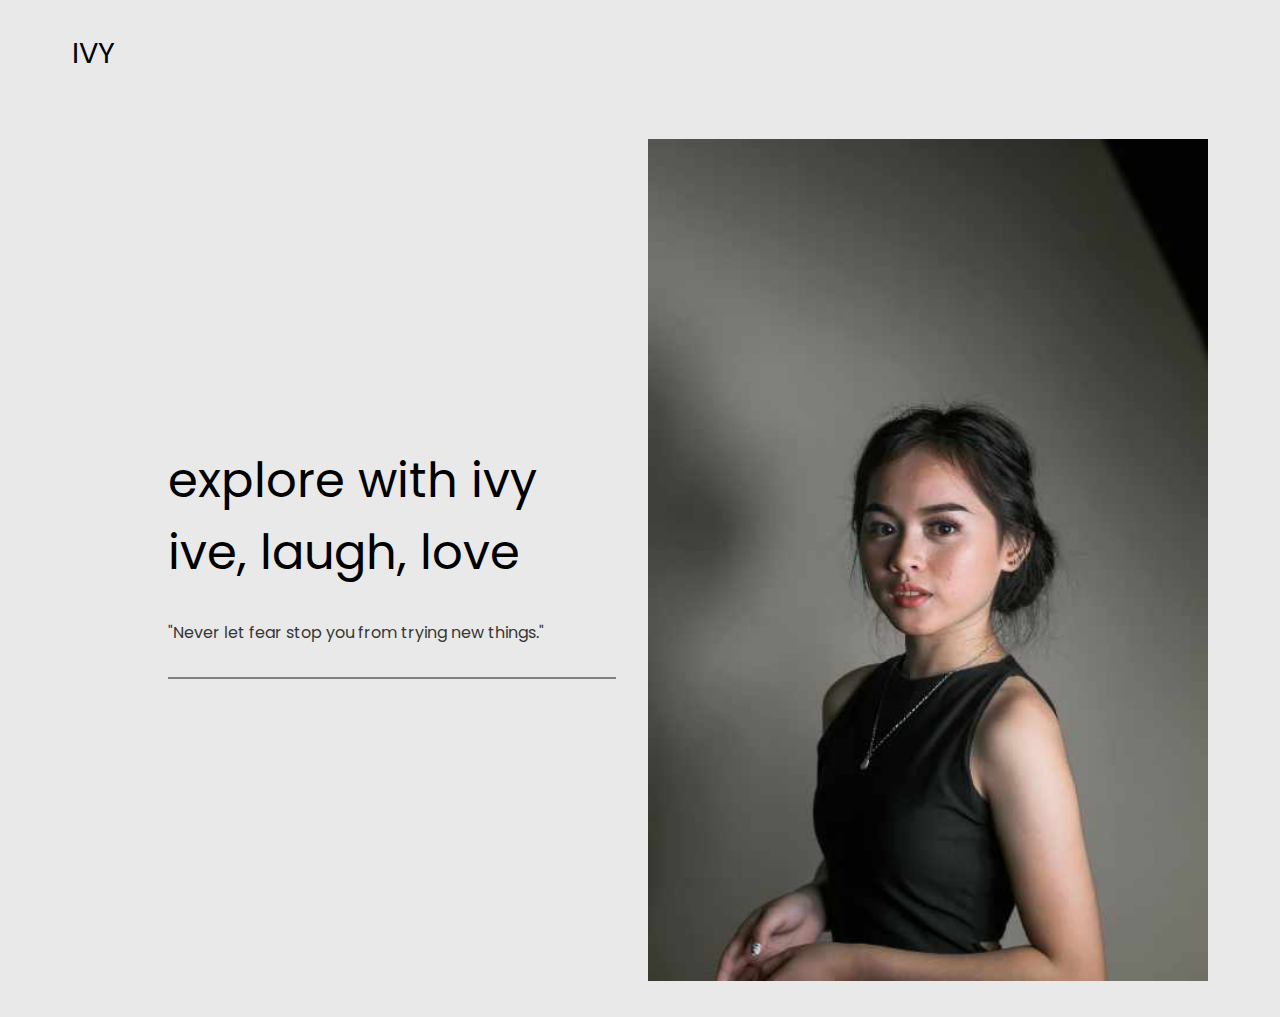
<file: index.html>
<!DOCTYPE html>
<html lang="en">
<head>
    <meta charset="UTF-8">
    <meta name="viewport" content="width=device-width, initial-scale=1.0">
    <title>Home Page</title>

    <link rel="stylesheet" href="https://cdnjs.cloudflare.com/ajax/libs/font-awesome/6.5.1/css/all.min.css" integrity="sha512-DTOQO9RWCH3ppGqcWaEA1BIZOC6xxalwEsw9c2QQeAIftl+Vegovlnee1c9QX4TctnWMn13TZye+giMm8e2LwA==" crossorigin="anonymous" referrerpolicy="no-referrer" />

    <link rel="preconnect" href="https://fonts.googleapis.com">
    <link rel="preconnect" href="https://fonts.gstatic.com" crossorigin>
    <link href="https://fonts.googleapis.com/css2?family=Akshar:wght@700&family=DM+Sans:opsz,wght@9..40,600&family=Inter:wght@100;300;400;500&family=Lobster&family=Ms+Madi&family=PT+Sans:ital@1&family=Poppins:ital,wght@0,100;0,200;0,300;0,400;0,500;0,600;0,700;0,800;0,900;1,100;1,200;1,300;1,400;1,500;1,600;1,700;1,800;1,900&family=Quicksand:wght@300;400;500&family=Roboto+Condensed&family=Roboto+Slab:wght@300&family=Roboto:wght@300;400&display=swap" rel="stylesheet">


    <link rel="stylesheet" href="./assets/css/global.css">
    <link rel="stylesheet" href="./assets/css/index.css">

</head>
<body>

    


    <!-- menu toggle -->
    <menu id="menu">
        <div class="menu">
            <div class="ex"><i id="ex-menu" class="fa-brands fa-xing"></i></div>
            <li><a href="./index.html">Home</a></li>
            <li><a href="./contact.html">Contact</a></li>
            <li><a href="./about.html">About</a></li>
            <li><a href="./life.html">Life Style</a></li>
            <li><a href="./personal.html">Personal</a></li>
            
        </div>
    </menu>

    <!-- header -->
   <div class="wrapper">


    <header>
        <div class="logo">
            <p class="title-one">IVY</p>
        </div>
        <div class="menu-header">
            <i id="menu-toggle" class="fa-solid fa-bars"></i>
        </div>
    </header>


    <div class="hero">
        <div class="hero-container">
            <div class="left-container">
                <p class="title-two p-absolute">explore with ivy <br> ive, laugh, love</p>
                <p class="para">"Never let fear stop you from trying new things."</p>
            </div>
            <div class="right-container">
                <img src="./assets/images/one.jpg" alt="">
            </div>
        </div>
    </div>

   </div>






    <script>
        let menuShow = document.getElementById('menu')
        document.getElementById('ex-menu').addEventListener('click', ()=> {
            menuShow.style.left = '-200px'
            menuShow.style.display = "none"
        })
        document.getElementById('menu-toggle').addEventListener('click', () => {
            menuShow.style.display = "flex";
            menuShow.style.left = 0;
        });


    </script>


</body>
</html>
</file>
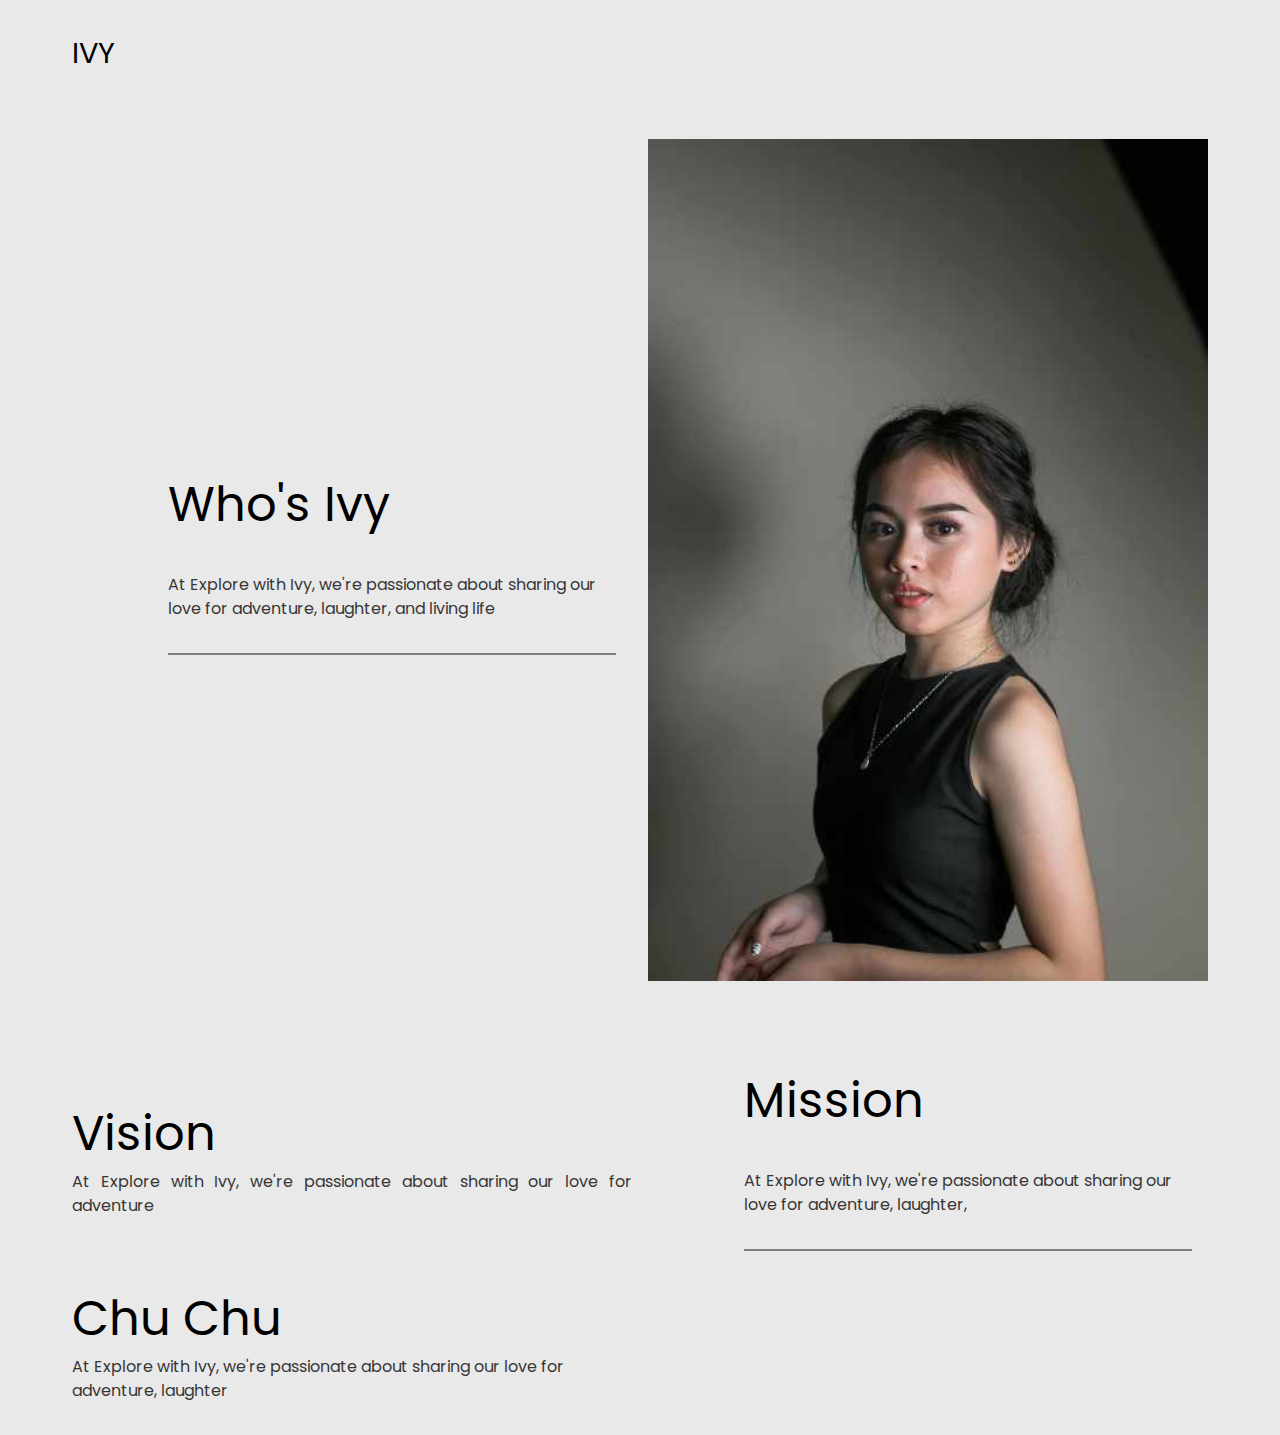
<file: about.html>
<!DOCTYPE html>
<html lang="en">
<head>
    <meta charset="UTF-8">
    <meta name="viewport" content="width=device-width, initial-scale=1.0">
    <title>About Page</title>

    <link rel="stylesheet" href="https://cdnjs.cloudflare.com/ajax/libs/font-awesome/6.5.1/css/all.min.css" integrity="sha512-DTOQO9RWCH3ppGqcWaEA1BIZOC6xxalwEsw9c2QQeAIftl+Vegovlnee1c9QX4TctnWMn13TZye+giMm8e2LwA==" crossorigin="anonymous" referrerpolicy="no-referrer" />

    <link rel="preconnect" href="https://fonts.googleapis.com">
    <link rel="preconnect" href="https://fonts.gstatic.com" crossorigin>
    <link href="https://fonts.googleapis.com/css2?family=Akshar:wght@700&family=DM+Sans:opsz,wght@9..40,600&family=Inter:wght@100;300;400;500&family=Lobster&family=Ms+Madi&family=PT+Sans:ital@1&family=Poppins:ital,wght@0,100;0,200;0,300;0,400;0,500;0,600;0,700;0,800;0,900;1,100;1,200;1,300;1,400;1,500;1,600;1,700;1,800;1,900&family=Quicksand:wght@300;400;500&family=Roboto+Condensed&family=Roboto+Slab:wght@300&family=Roboto:wght@300;400&display=swap" rel="stylesheet">


    <link rel="stylesheet" href="./assets/css/global.css">
    <link rel="stylesheet" href="./assets/css/index.css">

</head>
<body>

    


    <!-- menu toggle -->
    <menu id="menu">
        <div class="menu">
            <div class="ex"><i id="ex-menu" class="fa-brands fa-xing"></i></div>
            <li><a href="./index.html">Home</a></li>
            <li><a href="./contact.html">Contact</a></li>
            <li><a href="./about.html">About</a></li>
            <li><a href="./life.html">Life Style</a></li>
            <li><a href="./personal.html">Personal</a></li>
            
        </div>
    </menu>

    <!-- header -->
   <div class="wrapper">


    <header>
        <div class="logo">
            <p class="title-one">IVY</p>
        </div>
        <div class="menu-header">
            <i id="menu-toggle" class="fa-solid fa-bars"></i>
        </div>
    </header>


    <div class="hero">
        <div class="hero-container">
            <div class="left-container">
                <p class="title-two p-absolute">Who's Ivy</p>
                <p class="para"> At Explore with Ivy, we're passionate about sharing our <br> love for adventure, laughter, and living life</p>
            </div>
            <div class="right-container">
                <img src="./assets/images/one.jpg" alt="">
            </div>
        </div>
    </div>

    <div class="hero">
        <div class="hero-container">
            <div class="right-container">
                <p class="title-two p-absolute">Vision</p>
                <p class="para">At Explore with Ivy, we're passionate about sharing our love for adventure</p>
            </div>
            <div class="left-container">
                <p class="title-two p-absolute">Mission</p>
                <p class="para">At Explore with Ivy, we're passionate about sharing our <br> love for adventure, laughter,</p>
            </div>
            <div class="right-container">
                <p class="title-two p-absolute">Chu Chu</p>
                <p class="para">
                    At Explore with Ivy, we're passionate about sharing our love for <br> adventure, laughter</p>
            </div>
        </div>
    </div>

   </div>






    <script>
        let menuShow = document.getElementById('menu')
        document.getElementById('ex-menu').addEventListener('click', ()=> {
            menuShow.style.left = '-200px'
            menuShow.style.display = "none"
        })
        document.getElementById('menu-toggle').addEventListener('click', () => {
            menuShow.style.display = "flex";
            menuShow.style.left = 0;
        });


    </script>


</body>
</html>
</file>
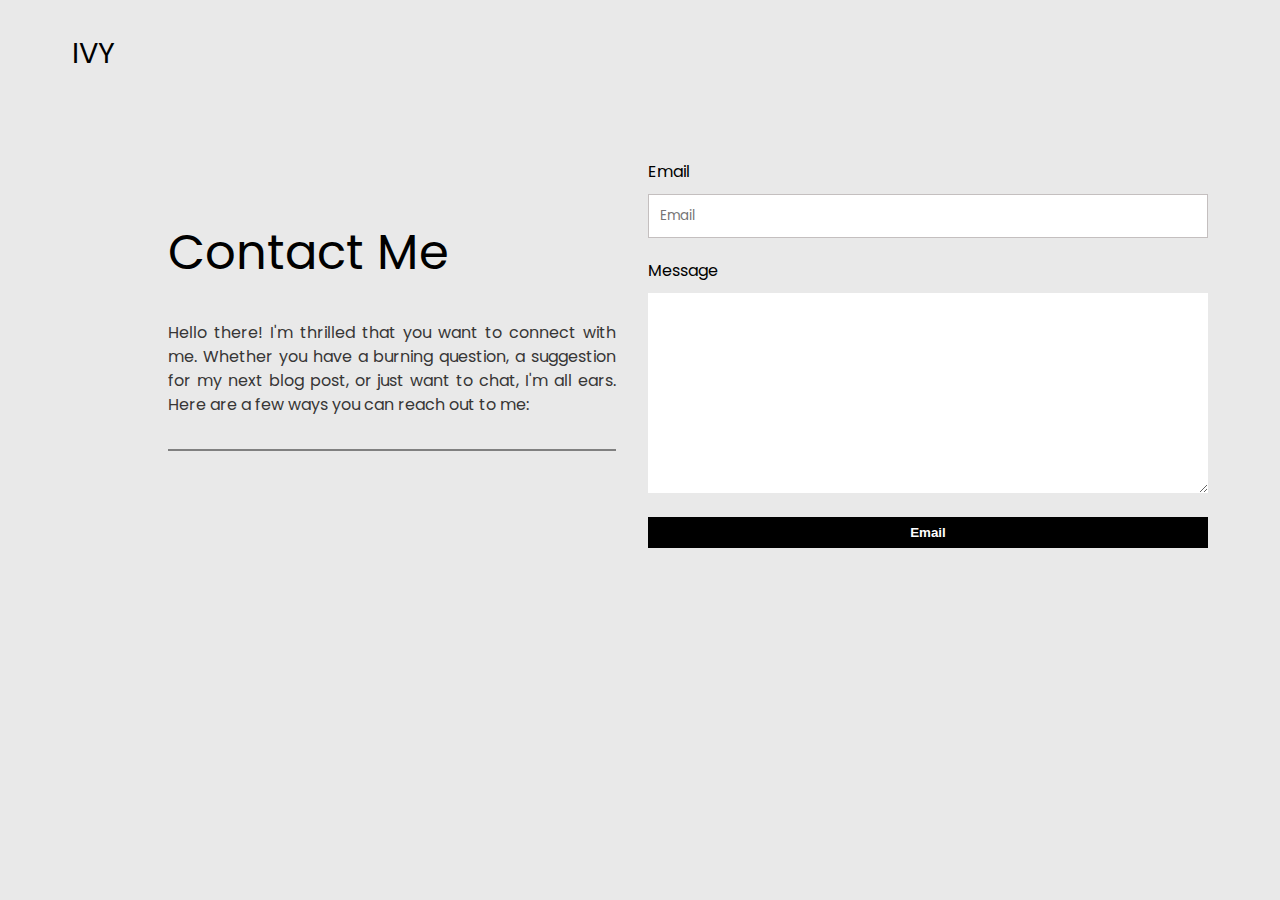
<file: contact.html>
<!DOCTYPE html>
<html lang="en">
<head>
    <meta charset="UTF-8">
    <meta name="viewport" content="width=device-width, initial-scale=1.0">
    <title>Contact Page</title>

    <link rel="stylesheet" href="https://cdnjs.cloudflare.com/ajax/libs/font-awesome/6.5.1/css/all.min.css" integrity="sha512-DTOQO9RWCH3ppGqcWaEA1BIZOC6xxalwEsw9c2QQeAIftl+Vegovlnee1c9QX4TctnWMn13TZye+giMm8e2LwA==" crossorigin="anonymous" referrerpolicy="no-referrer" />

    <link rel="preconnect" href="https://fonts.googleapis.com">
    <link rel="preconnect" href="https://fonts.gstatic.com" crossorigin>
    <link href="https://fonts.googleapis.com/css2?family=Akshar:wght@700&family=DM+Sans:opsz,wght@9..40,600&family=Inter:wght@100;300;400;500&family=Lobster&family=Ms+Madi&family=PT+Sans:ital@1&family=Poppins:ital,wght@0,100;0,200;0,300;0,400;0,500;0,600;0,700;0,800;0,900;1,100;1,200;1,300;1,400;1,500;1,600;1,700;1,800;1,900&family=Quicksand:wght@300;400;500&family=Roboto+Condensed&family=Roboto+Slab:wght@300&family=Roboto:wght@300;400&display=swap" rel="stylesheet">


    <link rel="stylesheet" href="./assets/css/global.css">
    <link rel="stylesheet" href="./assets/css/index.css">

</head>
<body>

    


    <!-- menu toggle -->
    <menu id="menu">
        <div class="menu">
            <div class="ex"><i id="ex-menu" class="fa-brands fa-xing"></i></div>
            <li><a href="./index.html">Home</a></li>
            <li><a href="./contact.html">Contact</a></li>
            <li><a href="./about.html">About</a></li>
            <li><a href="./life.html">Life Style</a></li>
            <li><a href="./personal.html">Personal</a></li>
            
        </div>
    </menu>

    <!-- header -->
   <div class="wrapper">


    <header>
        <div class="logo">
            <p class="title-one">IVY</p>
        </div>
        <div class="menu-header">
            <i id="menu-toggle" class="fa-solid fa-bars"></i>
        </div>
    </header>


    <div class="hero">
        <div class="hero-container">
            <div class="left-container">
                <p class="title-two p-absolute">Contact Me</p>
                <p class="para">Hello there! I'm thrilled that you want to connect with me. Whether you have a burning question, a suggestion for my next blog post, or just want to chat, I'm all ears. Here are a few ways you can reach out to me:</p>
                <div class="li-icon"><i class="fa-brands fa-facebook"></i><i class="fa-brands fa-youtube"></i><i class="fa-brands fa-twitter"></i></div>
            </div>
            <div class="right-container">
               <form action="">
                    <div class="input-box">
                        <label for="">Email</label><br>
                        <input type="text" placeholder="Email">
                    </div>
                    <div class="input-box">
                        <label for="">Message</label><br>
                        <textarea name="" id=""></textarea>
                    </div>
                    <button style="margin-top: 20px; width: 100%;">Email</button>
               </form>
            </div>
        </div>
    </div>

   </div>






    <script>
        let menuShow = document.getElementById('menu')
        document.getElementById('ex-menu').addEventListener('click', ()=> {
            menuShow.style.left = '-200px'
            menuShow.style.display = "none"
        })
        document.getElementById('menu-toggle').addEventListener('click', () => {
            menuShow.style.display = "flex";
            menuShow.style.left = 0;
        });


    </script>


</body>
</html>
</file>
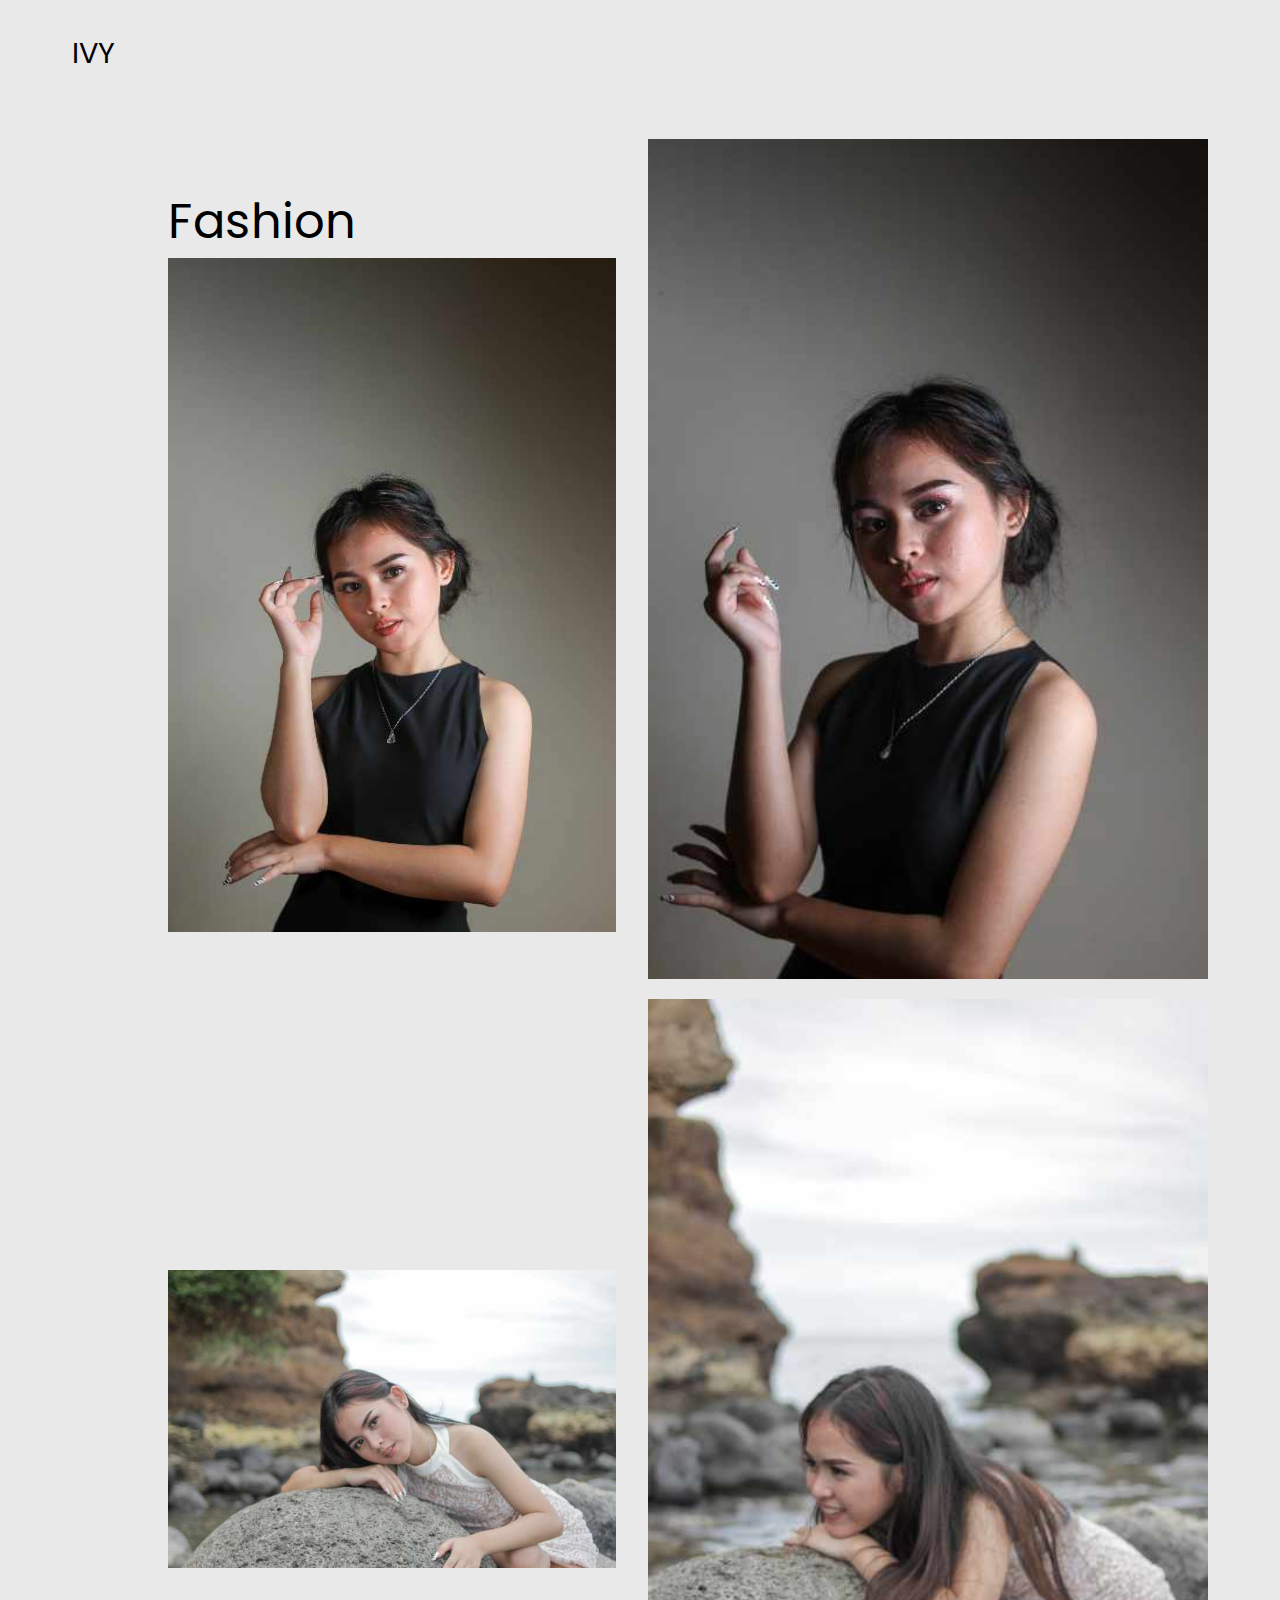
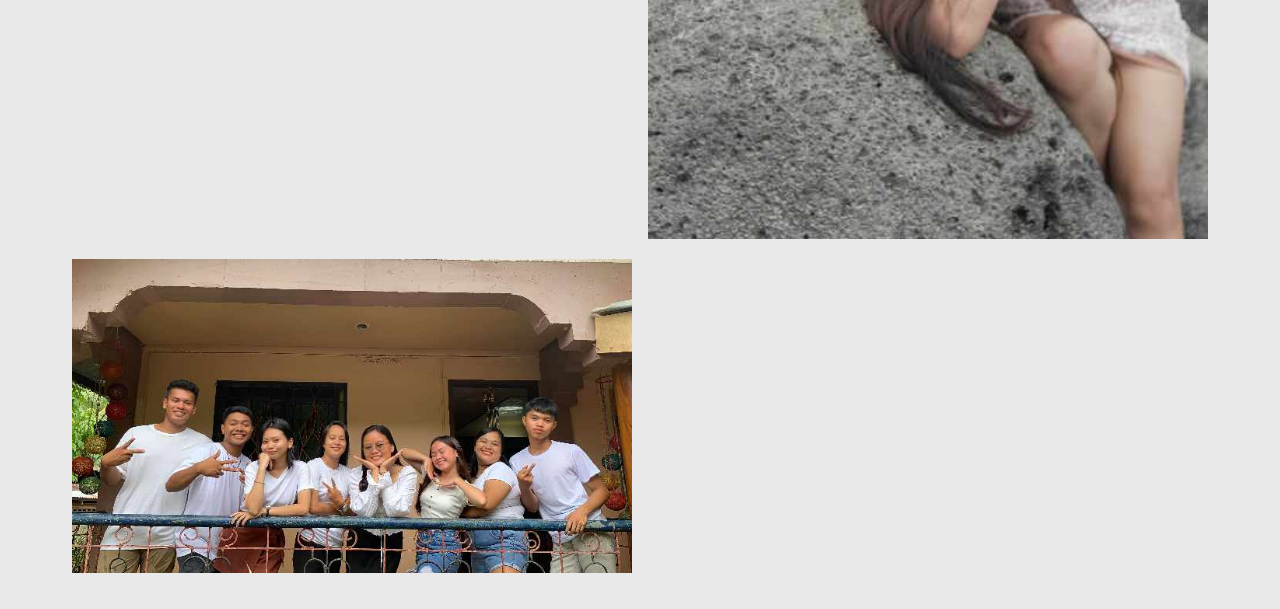
<file: life.html>
<!DOCTYPE html>
<html lang="en">
<head>
    <meta charset="UTF-8">
    <meta name="viewport" content="width=device-width, initial-scale=1.0">
    <title>Life Page</title>

    <link rel="stylesheet" href="https://cdnjs.cloudflare.com/ajax/libs/font-awesome/6.5.1/css/all.min.css" integrity="sha512-DTOQO9RWCH3ppGqcWaEA1BIZOC6xxalwEsw9c2QQeAIftl+Vegovlnee1c9QX4TctnWMn13TZye+giMm8e2LwA==" crossorigin="anonymous" referrerpolicy="no-referrer" />

    <link rel="preconnect" href="https://fonts.googleapis.com">
    <link rel="preconnect" href="https://fonts.gstatic.com" crossorigin>
    <link href="https://fonts.googleapis.com/css2?family=Akshar:wght@700&family=DM+Sans:opsz,wght@9..40,600&family=Inter:wght@100;300;400;500&family=Lobster&family=Ms+Madi&family=PT+Sans:ital@1&family=Poppins:ital,wght@0,100;0,200;0,300;0,400;0,500;0,600;0,700;0,800;0,900;1,100;1,200;1,300;1,400;1,500;1,600;1,700;1,800;1,900&family=Quicksand:wght@300;400;500&family=Roboto+Condensed&family=Roboto+Slab:wght@300&family=Roboto:wght@300;400&display=swap" rel="stylesheet">


    <link rel="stylesheet" href="./assets/css/global.css">
    <link rel="stylesheet" href="./assets/css/index.css">

</head>
<body>

    


    <!-- menu toggle -->
    <menu id="menu">
        <div class="menu">
            <div class="ex"><i id="ex-menu" class="fa-brands fa-xing"></i></div>
            <li><a href="./index.html">Home</a></li>
            <li><a href="./contact.html">Contact</a></li>
            <li><a href="./about.html">About</a></li>
            <li><a href="./life.html">Life Style</a></li>
            <li><a href="./personal.html">Personal</a></li>
            
        </div>
    </menu>

    <!-- header -->
   <div class="wrapper">


    <header>
        <div class="logo">
            <p class="title-one">IVY</p>
        </div>
        <div class="menu-header">
            <i id="menu-toggle" class="fa-solid fa-bars"></i>
        </div>
    </header>


    <div class="hero">
        <div class="hero-container">
            <div class="left-container">
                <p class="title-two p-absolute">Fashion</p>
                <img src="./assets/images/two.jpg" alt="">
            </div>
            <div class="right-container">
                <img src="./assets/images/three.jpg" alt="">
            </div>
            <div class="left-container">
                <img src="./assets/images/four.jpg" alt="">
            </div>
            <div class="right-container">
                <img src="./assets/images/five.jpg" alt="">
            </div>
            <div class="right-container">
                <img src="./assets/images/six.jpg" alt="">
            </div>
            <div class="right-container">
                <img src"./assets/images/seven.jpg" alt="">
            </div>
        </div>
    </div>

   </div>






    <script>
        let menuShow = document.getElementById('menu')
        document.getElementById('ex-menu').addEventListener('click', ()=> {
            menuShow.style.left = '-200px'
            menuShow.style.display = "none"
        })
        document.getElementById('menu-toggle').addEventListener('click', () => {
            menuShow.style.display = "flex";
            menuShow.style.left = 0;
        });


    </script>


</body>
</html>
</file>
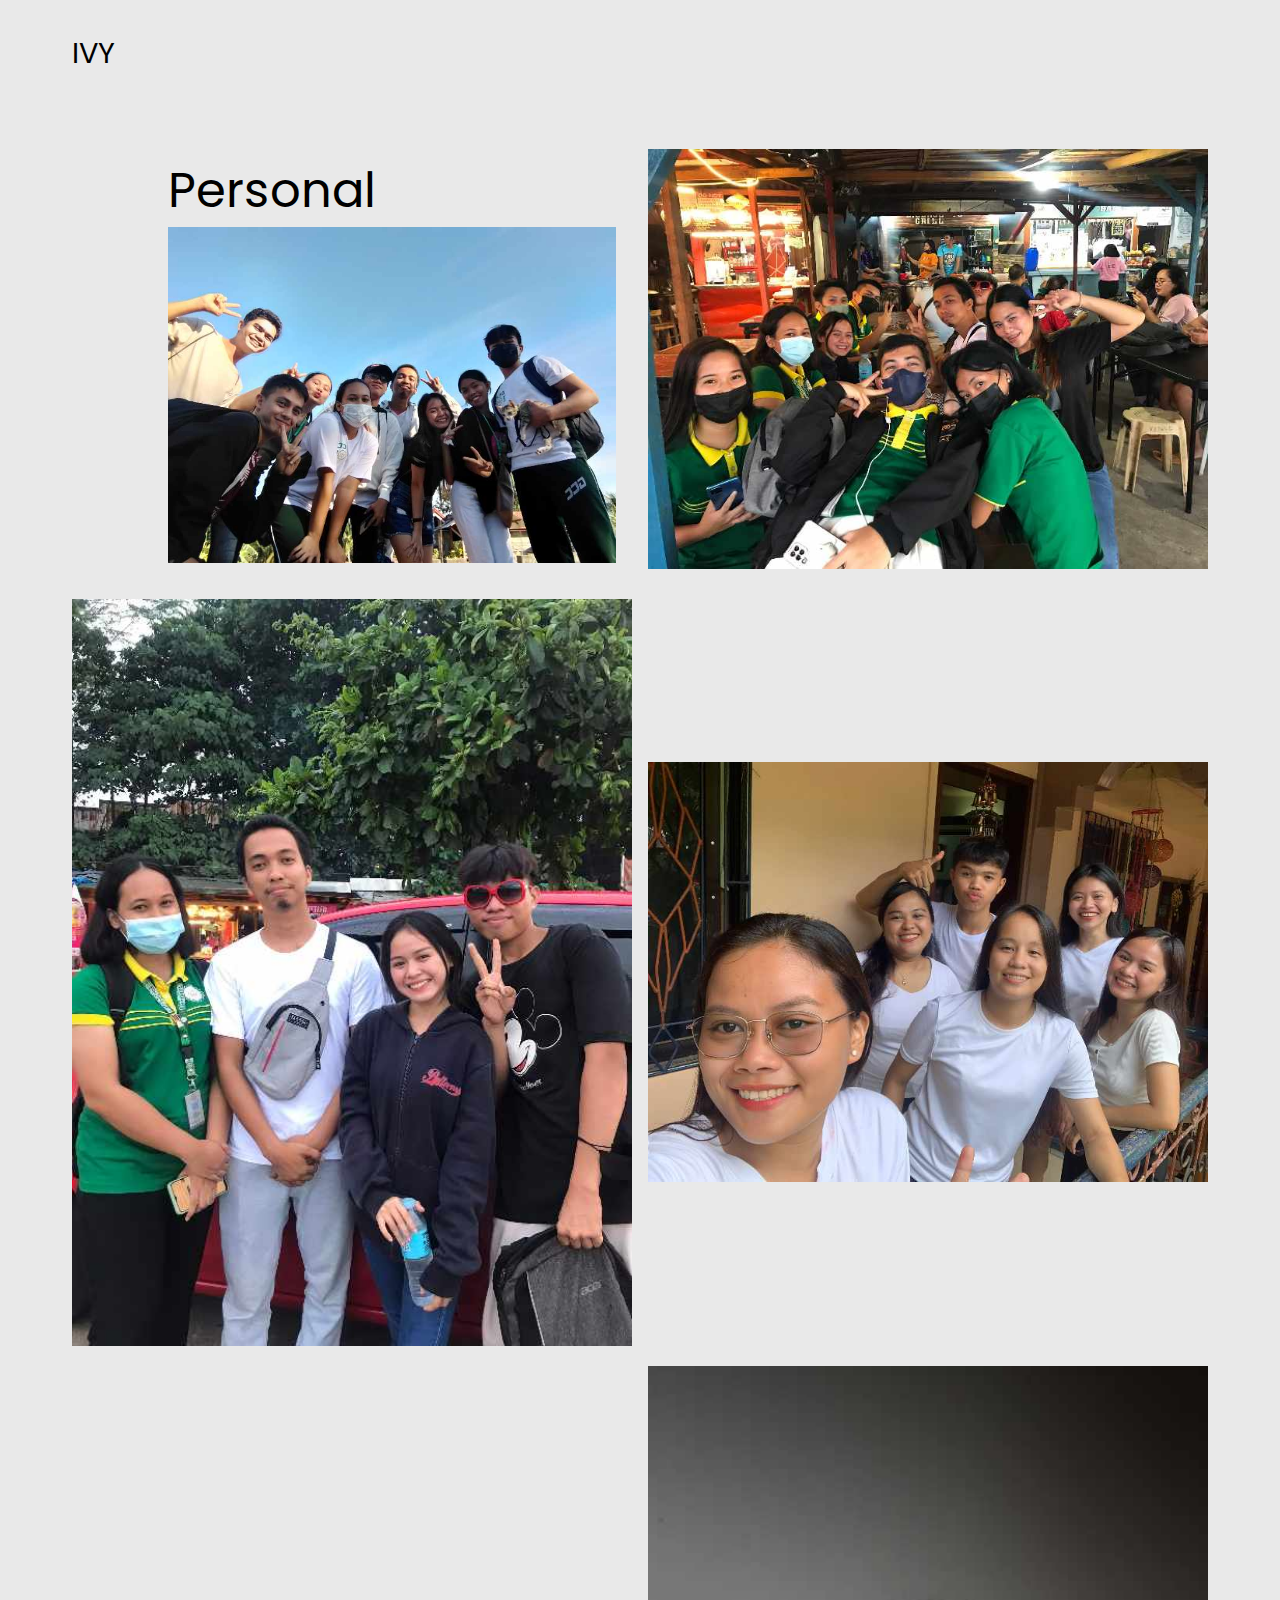
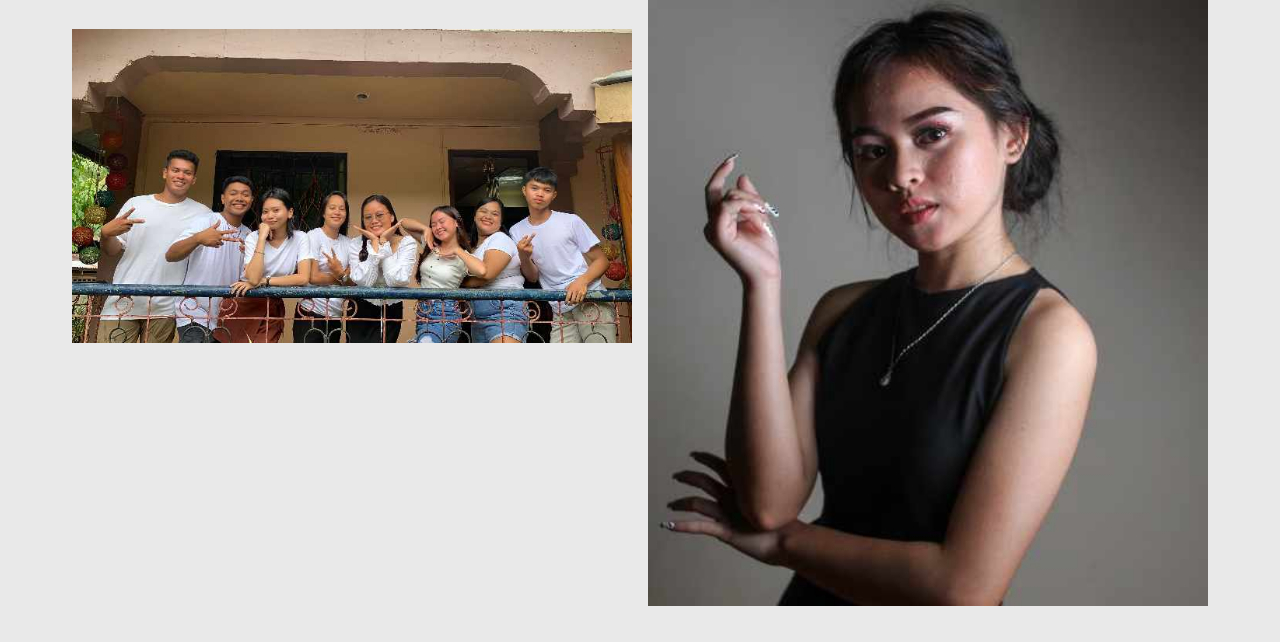
<file: personal.html>
<!DOCTYPE html>
<html lang="en">
<head>
    <meta charset="UTF-8">
    <meta name="viewport" content="width=device-width, initial-scale=1.0">
    <title>Personal Page</title>

    <link rel="stylesheet" href="https://cdnjs.cloudflare.com/ajax/libs/font-awesome/6.5.1/css/all.min.css" integrity="sha512-DTOQO9RWCH3ppGqcWaEA1BIZOC6xxalwEsw9c2QQeAIftl+Vegovlnee1c9QX4TctnWMn13TZye+giMm8e2LwA==" crossorigin="anonymous" referrerpolicy="no-referrer" />

    <link rel="preconnect" href="https://fonts.googleapis.com">
    <link rel="preconnect" href="https://fonts.gstatic.com" crossorigin>
    <link href="https://fonts.googleapis.com/css2?family=Akshar:wght@700&family=DM+Sans:opsz,wght@9..40,600&family=Inter:wght@100;300;400;500&family=Lobster&family=Ms+Madi&family=PT+Sans:ital@1&family=Poppins:ital,wght@0,100;0,200;0,300;0,400;0,500;0,600;0,700;0,800;0,900;1,100;1,200;1,300;1,400;1,500;1,600;1,700;1,800;1,900&family=Quicksand:wght@300;400;500&family=Roboto+Condensed&family=Roboto+Slab:wght@300&family=Roboto:wght@300;400&display=swap" rel="stylesheet">


    <link rel="stylesheet" href="./assets/css/global.css">
    <link rel="stylesheet" href="./assets/css/index.css">

</head>
<body>

    


    <!-- menu toggle -->
    <menu id="menu">
        <div class="menu">
            <div class="ex"><i id="ex-menu" class="fa-brands fa-xing"></i></div>
            <li><a href="./index.html">Home</a></li>
            <li><a href="./contact.html">Contact</a></li>
            <li><a href="./about.html">About</a></li>
            <li><a href="./life.html">Life Style</a></li>
            <li><a href="./personal.html">Personal</a></li>
            
        </div>
    </menu>

    <!-- header -->
   <div class="wrapper">


    <header>
        <div class="logo">
            <p class="title-one">IVY</p>
        </div>
        <div class="menu-header">
            <i id="menu-toggle" class="fa-solid fa-bars"></i>
        </div>
    </header>


    <div class="hero">
        <div class="hero-container">
            <div class="left-container">
                <p class="title-two p-absolute">Personal</p>
                <img src="./assets/images/8.jpg" alt="">
            </div>
            <div class="right-container">
                <img src="./assets/images/11.jpg" alt="">
            </div>
            <div class="right-container">
                <img src="./assets/images/10.jpg" alt="">
            </div>
            <div class="right-container">
                <img src="./assets/images/seven.jpg" alt="">
            </div>
            <div class="right-container">
                <img src="./assets/images/six.jpg" alt="">
            </div>
            <div class="right-container">
                <img src="./assets/images/three.jpg" alt="">
            </div>
        </div>
    </div>

   </div>






    <script>
        let menuShow = document.getElementById('menu')
        document.getElementById('ex-menu').addEventListener('click', ()=> {
            menuShow.style.left = '-200px'
            menuShow.style.display = "none"
        })
        document.getElementById('menu-toggle').addEventListener('click', () => {
            menuShow.style.display = "flex";
            menuShow.style.left = 0;
        });


    </script>


</body>
</html>
</file>
<file: assets/css/global.css>
* {
    margin: 0;
    padding: 0;
    box-sizing: border-box;
}

.wrapper {
    width: 100%;
    max-width: 1200px;
    margin: 0 auto;
}
a {
    text-decoration: none;
    font-family: "Poppins", sans-serif;
}

p, h3{
    font-family: "Poppins", sans-serif;
}

li{
    font-family: "Poppins", sans-serif;
}

input, label {
    font-family: "Poppins", sans-serif;
    outline: none;
}

input {
    margin-top: 10px;
}

textarea {
    width: 100%;
    height: 200px;
    padding: 1rem;
    outline: none;
    border: gray;
    margin-top: 10px;
}

.input-box {
    margin-top: 20px;
}

input {
    width: 100%;
    padding: 0.7rem;
    border: 1px solid rgb(196, 191, 191);
}

button {
    padding: 0.5rem 2rem;
    background-color: black;
    outline: none;
    border: none;
    color: white;
    font-weight: bold;
}

li {
    list-style: none;
}

i {
    font-size: 2rem;
}

.title-one {
    font-size: 1.8rem;
}

.title-two {
    font-size: 3rem;
}

.title-three {
    font-size: 1.2rem;
    padding-bottom: 1rem;
}

body {
    background-color: rgb(233, 233, 233);
}

.li-icon {
    display: flex;
    gap: 0.7rem;
    margin-top: 20px;
}

.li-icon i {
    font-size: 1.5rem;
    color: purple;
}

@media only screen and (max-width: 768px) {
    i {
        font-size: 1.6rem;
    }
    
    .title-one {
        font-size: 1.4rem;
    }
    
    .title-two {
        font-size: 2.5rem;
    }
}
</file>
<file: assets/css/index.css>
menu {
    position: absolute;
    top: 0;
    left: -200px;
    width: 100%;
    height: 100vh;
    background: rgba(0, 0, 0, 0.8);
    display: none;
}
 

.menu {
    position: absolute;
    top: 0;
    left: 0;
    width: 60%;
    background-color: white;
    padding: 2rem;
    height: 100vh;
    text-align: center;
}

.menu a {
    padding: 1rem;
    display: block;
    color: rgb(42, 41, 41);
    transition: 0.5s ease-in-out;
}

.menu a:hover{
    background-color: rgb(41, 40, 40);
    color: white;
}


.ex i {
    font-size: 2rem;
    padding-bottom: 2rem;
}



header {
    display: flex;
    justify-content: space-between;
    align-items: center;
    padding: 2rem;
}

.hero {
    padding: 2rem;
}

.para {
    line-height: 1.5rem;
    color: rgb(55, 54, 54);
    text-align: justify;
}

.hero-container {
    display: grid;
    grid-template-columns: repeat(2, 1fr);
    align-items: center;
    gap: 1rem;
}

.hero-container img{
    width: 100%;
    object-fit: cover;
}

.left-container {
    margin-left: 5rem;
    padding: 1rem;
}

.left-container .para {
    border-bottom: 2px solid gray;
    padding: 2rem 0rem;
}






.second {
    background-color: white;
    padding: 2rem;
    margin-top: -100px;
}

.second-title {
    padding: 2rem;
    margin-bottom: 5rem;
}

.box-img {
    height: 200px;
}

.box-img img {
    width: 100%;
    height: 100%;
    object-fit: cover;
}

.second-grid {
    display: grid;
    grid-template-columns: repeat(3, 1fr);
    gap: 1rem;
}

.box-info {
    padding: 1rem;
}


footer{
    display: grid;
    grid-template-columns: repeat(3, 1fr);
    padding: 1rem;
    background-color: black;
}

footer > div {
    padding: 1rem;
}

@media only screen and (max-width: 768px) {
    .hero-container {
        display: grid;
        grid-template-columns: repeat(1, 1fr);
        align-items: center;
    }

    .left-container {
        margin-left: 2rem;
    }

    .second-grid {
        display: grid;
        grid-template-columns: repeat(1, 1fr);
        gap: 1rem;
    }

    footer{
        display: grid;
        grid-template-columns: repeat(1, 1fr);
        padding: 1rem;
        background-color: black;
    }
 }
</file>
